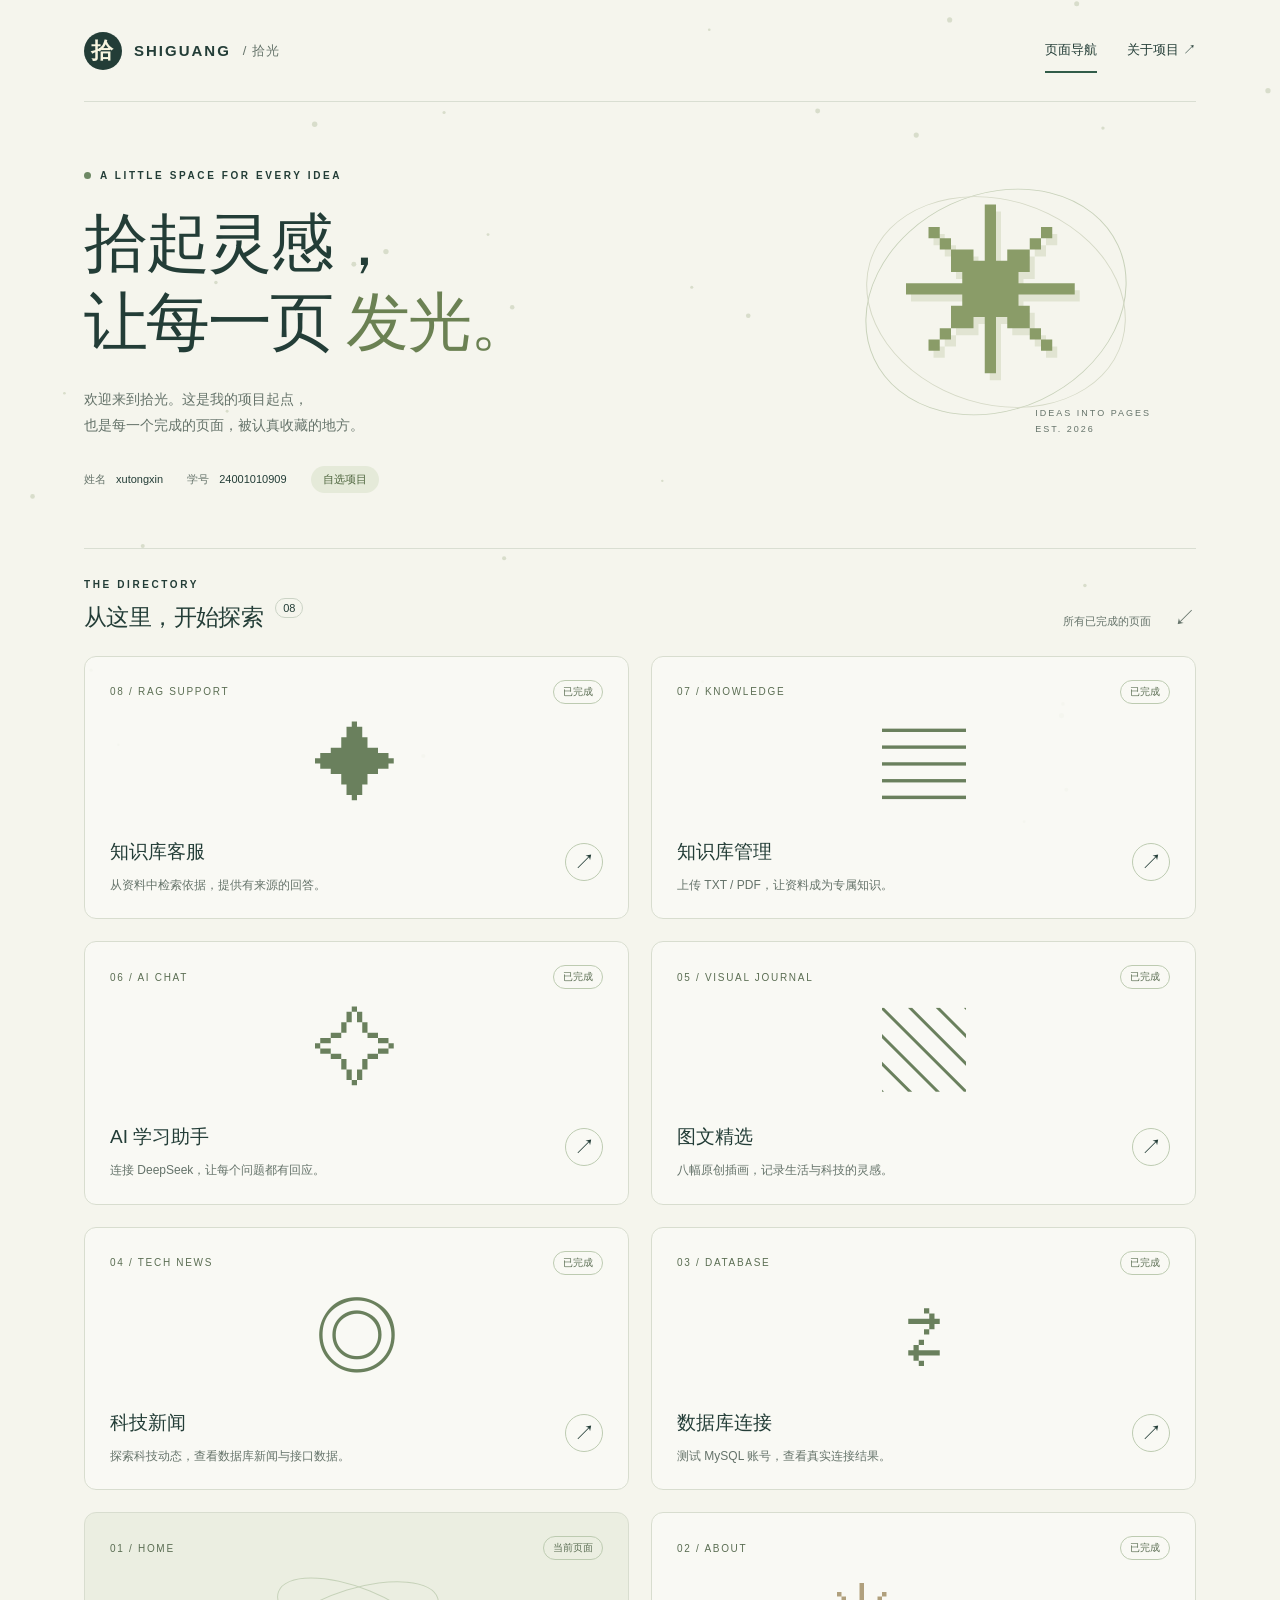
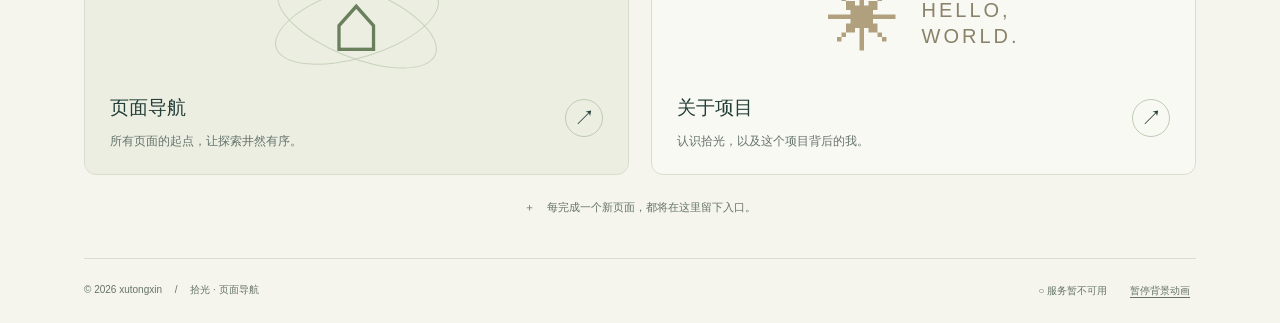
<file: index.html>
<!-- 姓名：xutongxin | 学号：24001010909 | 时间：2026-11-09 | 大模型：GPT-6 -->
<!doctype html>
<html lang="zh-CN">
<head>
  <meta charset="UTF-8">
  <meta name="viewport" content="width=device-width, initial-scale=1">
  <meta name="description" content="xutongxin 的拾光项目，所有已完成页面的导航入口。">
  <title>拾光 · 页面导航</title>
  <link rel="stylesheet" href="css/xtx_style.css">
  <script src="js/xtx_config.js" defer></script><script src="js/xtx_main.js" defer></script>
</head>
<body>
  <canvas id="xtx_canvas" aria-hidden="true"></canvas>
  <a class="xtx_skip" href="#xtx_pages">跳转到页面导航</a>
  <div class="xtx_shell">
    <header class="xtx_header">
      <a class="xtx_brand" href="index.html"><span class="xtx_mark">拾</span> SHIGUANG<span class="xtx_brand_sub">/ 拾光</span></a>
      <nav aria-label="主导航"><a class="xtx_active" href="index.html" aria-current="page">页面导航</a><a href="about.html">关于项目 <span aria-hidden="true">↗</span></a></nav>
    </header>
    <main>
      <section class="xtx_intro">
        <div class="xtx_eyebrow"><span></span> A LITTLE SPACE FOR EVERY IDEA</div>
        <h1>拾起灵感，<br>让每一页<span class="xtx_serif"> 发光。</span></h1>
        <p class="xtx_lead">欢迎来到拾光。这是我的项目起点，<br>也是每一个完成的页面，被认真收藏的地方。</p>
        <div class="xtx_identity"><span>姓名 <strong>xutongxin</strong></span><span>学号 <strong>24001010909</strong></span><span class="xtx_badge">自选项目</span></div>
        <div class="xtx_orbit" aria-hidden="true"><div class="xtx_orbit_ring"></div><span class="xtx_star">✳</span><span class="xtx_orbit_caption">IDEAS INTO PAGES<br>EST. 2026</span></div>
      </section>
      <section class="xtx_pages" id="xtx_pages" aria-labelledby="xtx_pages_title">
        <div class="xtx_section_head"><div><p class="xtx_eyebrow">THE DIRECTORY</p><h2 id="xtx_pages_title">从这里，开始探索<span class="xtx_count">08</span></h2></div><span class="xtx_hint">所有已完成的页面 <span aria-hidden="true">↙</span></span></div>
        <div class="xtx_grid">
<a class="xtx_card" href="support.html"><div class="xtx_card_top"><span>08 / RAG SUPPORT</span><span class="xtx_card_tag">已完成</span></div><div class="xtx_card_art" aria-hidden="true"><span>✦</span></div><div class="xtx_card_bottom"><div><h3>知识库客服</h3><p>从资料中检索依据，提供有来源的回答。</p></div><span class="xtx_arrow" aria-hidden="true">↗</span></div></a>
<a class="xtx_card" href="knowledge.html"><div class="xtx_card_top"><span>07 / KNOWLEDGE</span><span class="xtx_card_tag">已完成</span></div><div class="xtx_card_art" aria-hidden="true"><span>▤</span></div><div class="xtx_card_bottom"><div><h3>知识库管理</h3><p>上传 TXT / PDF，让资料成为专属知识。</p></div><span class="xtx_arrow" aria-hidden="true">↗</span></div></a>
<a class="xtx_card" href="chat.html"><div class="xtx_card_top"><span>06 / AI CHAT</span><span class="xtx_card_tag">已完成</span></div><div class="xtx_card_art" aria-hidden="true"><span>✧</span></div><div class="xtx_card_bottom"><div><h3>AI 学习助手</h3><p>连接 DeepSeek，让每个问题都有回应。</p></div><span class="xtx_arrow" aria-hidden="true">↗</span></div></a>
<a class="xtx_card" href="gallery.html"><div class="xtx_card_top"><span>05 / VISUAL JOURNAL</span><span class="xtx_card_tag">已完成</span></div><div class="xtx_card_art" aria-hidden="true"><span>▧</span></div><div class="xtx_card_bottom"><div><h3>图文精选</h3><p>八幅原创插画，记录生活与科技的灵感。</p></div><span class="xtx_arrow" aria-hidden="true">↗</span></div></a>
<a class="xtx_card" href="news.html"><div class="xtx_card_top"><span>04 / TECH NEWS</span><span class="xtx_card_tag">已完成</span></div><div class="xtx_card_art" aria-hidden="true"><span>◎</span></div><div class="xtx_card_bottom"><div><h3>科技新闻</h3><p>探索科技动态，查看数据库新闻与接口数据。</p></div><span class="xtx_arrow" aria-hidden="true">↗</span></div></a>
<a class="xtx_card" href="database.html"><div class="xtx_card_top"><span>03 / DATABASE</span><span class="xtx_card_tag">已完成</span></div><div class="xtx_card_art" aria-hidden="true"><span>⇄</span></div><div class="xtx_card_bottom"><div><h3>数据库连接</h3><p>测试 MySQL 账号，查看真实连接结果。</p></div><span class="xtx_arrow" aria-hidden="true">↗</span></div></a>
          <a class="xtx_card xtx_card_featured" href="index.html"><div class="xtx_card_top"><span>01 / HOME</span><span class="xtx_card_tag">当前页面</span></div><div class="xtx_card_art" aria-hidden="true"><span>⌂</span><i></i><i></i></div><div class="xtx_card_bottom"><div><h3>页面导航</h3><p>所有页面的起点，让探索井然有序。</p></div><span class="xtx_arrow" aria-hidden="true">↗</span></div></a>
          <a class="xtx_card" href="about.html"><div class="xtx_card_top"><span>02 / ABOUT</span><span class="xtx_card_tag">已完成</span></div><div class="xtx_card_art xtx_art_about" aria-hidden="true"><span>✳</span><b>HELLO,<br>WORLD.</b></div><div class="xtx_card_bottom"><div><h3>关于项目</h3><p>认识拾光，以及这个项目背后的我。</p></div><span class="xtx_arrow" aria-hidden="true">↗</span></div></a>
        </div>
        <p class="xtx_note"><span aria-hidden="true">＋</span> 每完成一个新页面，都将在这里留下入口。</p>
      </section>
    </main>
    <footer class="xtx_footer"><span>© 2026 xutongxin <span class="xtx_footer_slash">/</span> 拾光 · 页面导航</span><div><span id="xtx_status" role="status">正在连接服务…</span><button id="xtx_motion" type="button" aria-pressed="false">暂停背景动画</button></div></footer>
  </div>
</body>
</html>
</file>
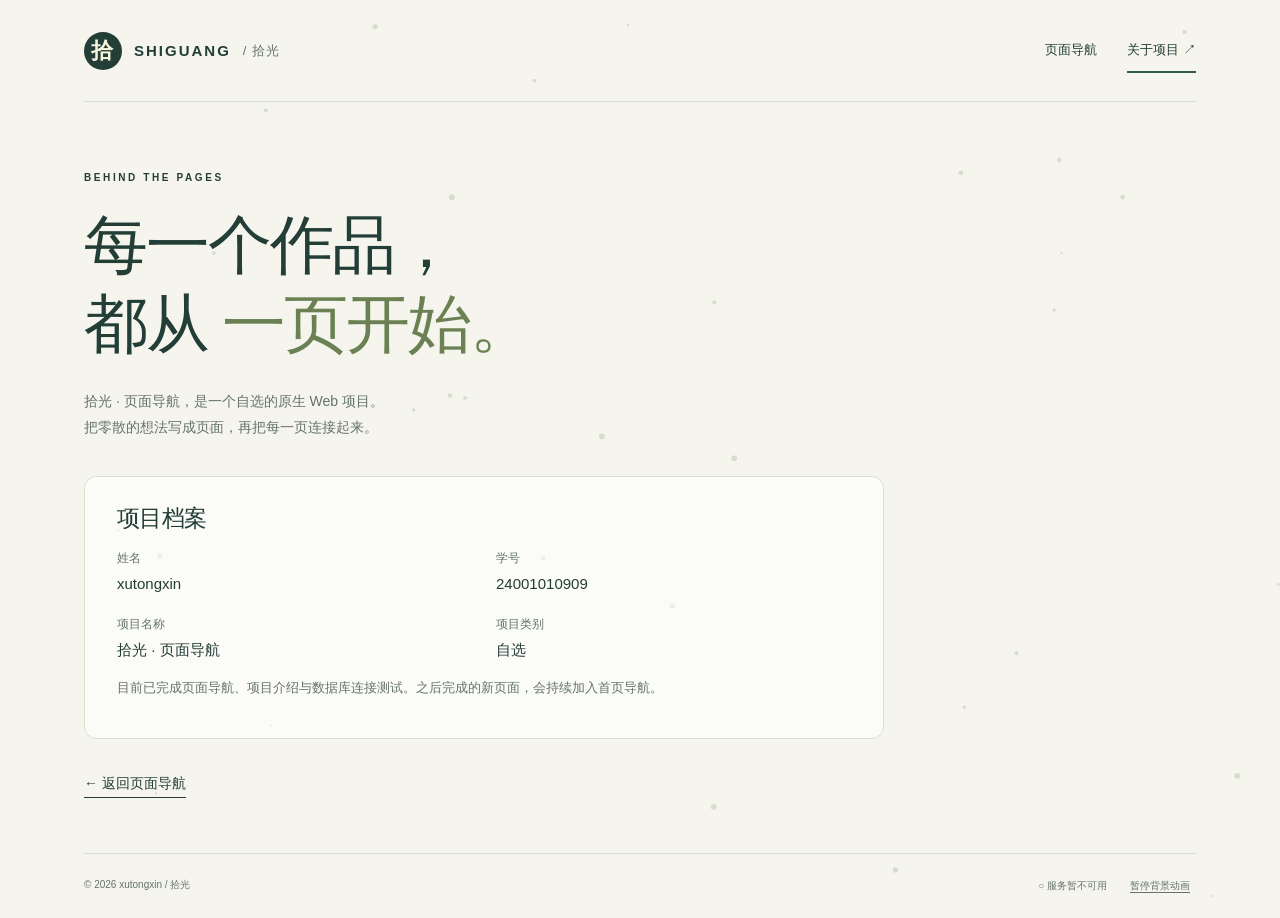
<file: about.html>
<!-- 姓名：xutongxin | 学号：24001010909 | 时间：2026-11-09 | 大模型：GPT-6 -->
<!doctype html>
<html lang="zh-CN">
<head><meta charset="UTF-8"><meta name="viewport" content="width=device-width, initial-scale=1"><title>关于项目 · 拾光</title><link rel="stylesheet" href="css/xtx_style.css"><script src="js/xtx_config.js" defer></script><script src="js/xtx_main.js" defer></script></head>
<body>
  <canvas id="xtx_canvas" aria-hidden="true"></canvas>
  <div class="xtx_shell">
    <header class="xtx_header"><a class="xtx_brand" href="index.html"><span class="xtx_mark">拾</span> SHIGUANG<span class="xtx_brand_sub">/ 拾光</span></a><nav aria-label="主导航"><a href="index.html">页面导航</a><a class="xtx_active" href="about.html" aria-current="page">关于项目 ↗</a></nav></header>
    <main class="xtx_about">
      <p class="xtx_eyebrow">BEHIND THE PAGES</p><h1>每一个作品，<br>都从<span class="xtx_serif"> 一页开始。</span></h1>
      <p class="xtx_lead">拾光 · 页面导航，是一个自选的原生 Web 项目。<br>把零散的想法写成页面，再把每一页连接起来。</p>
      <section class="xtx_about_panel" aria-labelledby="xtx_about_title"><h2 id="xtx_about_title">项目档案</h2><dl><div><dt>姓名</dt><dd>xutongxin</dd></div><div><dt>学号</dt><dd>24001010909</dd></div><div><dt>项目名称</dt><dd>拾光 · 页面导航</dd></div><div><dt>项目类别</dt><dd>自选</dd></div></dl><p>目前已完成页面导航、项目介绍与数据库连接测试。之后完成的新页面，会持续加入首页导航。</p></section>
      <a class="xtx_back" href="index.html">← 返回页面导航</a>
    </main>
    <footer class="xtx_footer"><span>© 2026 xutongxin / 拾光</span><div><span id="xtx_status" role="status">正在连接服务…</span><button id="xtx_motion" type="button" aria-pressed="false">暂停背景动画</button></div></footer>
  </div>
</body>
</html>
</file>
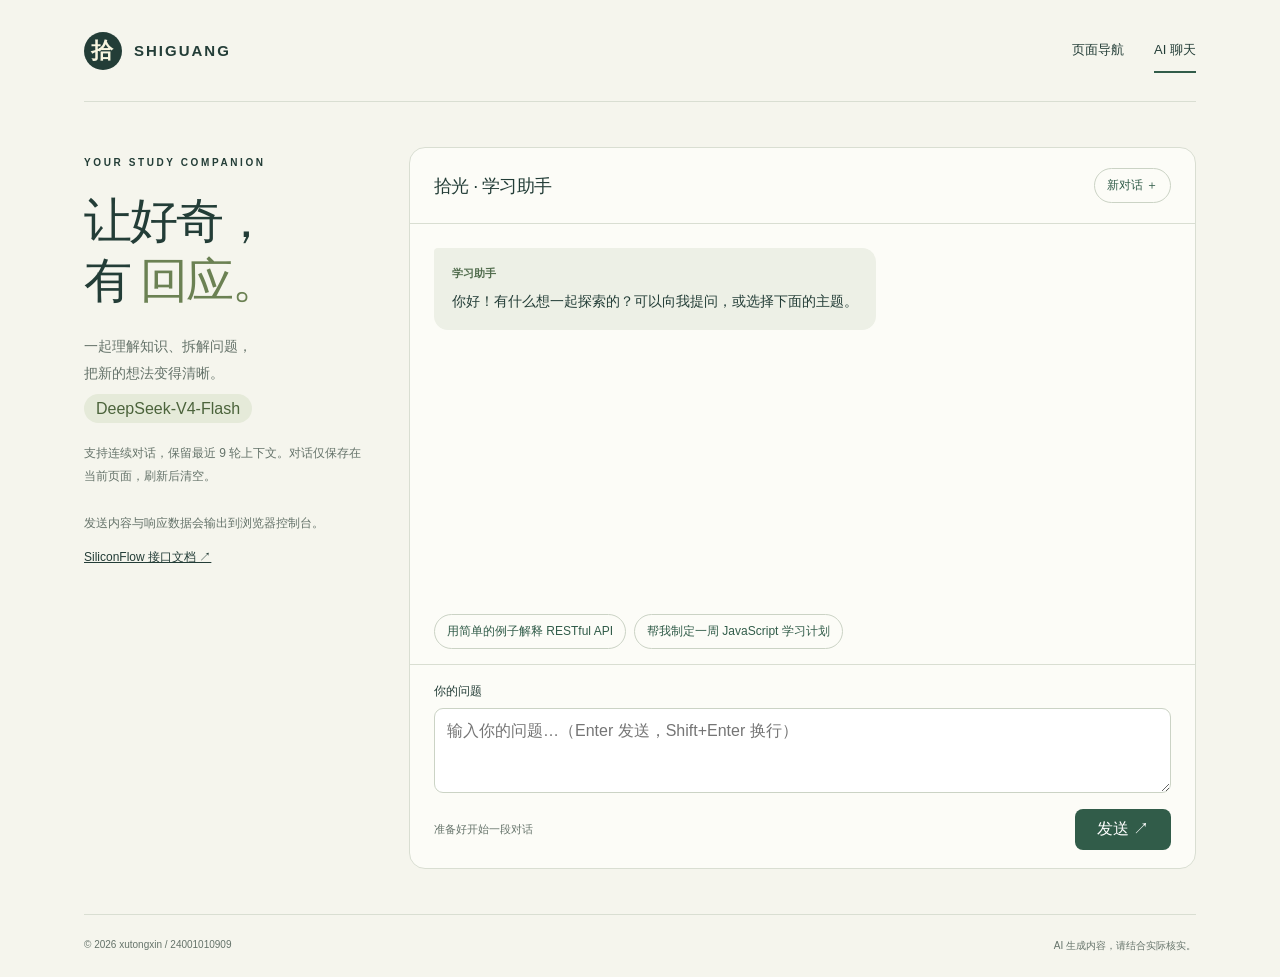
<file: chat.html>
<!-- 姓名：xutongxin | 学号：24001010909 | 时间：2026-11-12 | 大模型：gpt-6.1-sol -->
<!doctype html>
<html lang="zh-CN">
<head><meta charset="UTF-8"><meta name="viewport" content="width=device-width, initial-scale=1"><title>AI 学习助手 · 拾光</title><link rel="stylesheet" href="css/xtx_style.css"><link rel="stylesheet" href="css/xtx_chat.css"><script src="js/xtx_config.js" defer></script><script src="js/xtx_chat.js" defer></script></head>
<body><div class="xtx_shell">
<header class="xtx_header"><a class="xtx_brand" href="index.html"><span class="xtx_mark">拾</span> SHIGUANG</a><nav aria-label="主导航"><a href="index.html">页面导航</a><a class="xtx_active" href="chat.html" aria-current="page">AI 聊天</a></nav></header>
<main class="xtx_chat_main"><aside class="xtx_chat_intro"><p class="xtx_eyebrow">YOUR STUDY COMPANION</p><h1>让好奇，<br>有<span class="xtx_serif"> 回应。</span></h1><p class="xtx_lead">一起理解知识、拆解问题，<br>把新的想法变得清晰。</p><span class="xtx_badge">DeepSeek-V4-Flash</span><p class="xtx_chat_hint">支持连续对话，保留最近 9 轮上下文。对话仅保存在当前页面，刷新后清空。</p><p class="xtx_chat_hint">发送内容与响应数据会输出到浏览器控制台。</p><a href="https://docs.siliconflow.cn/docs/api/chat-completions-post" target="_blank" rel="noopener">SiliconFlow 接口文档 ↗</a></aside>
<section class="xtx_chat_panel" aria-labelledby="xtx_chat_title"><div class="xtx_chat_top"><h2 id="xtx_chat_title">拾光 · 学习助手</h2><button id="xtx_clear" type="button">新对话 ＋</button></div><div id="xtx_conversation" class="xtx_conversation" role="log" aria-live="polite" aria-label="聊天记录"><article class="xtx_message"><strong>学习助手</strong><p>你好！有什么想一起探索的？可以向我提问，或选择下面的主题。</p></article></div><div class="xtx_suggestions"><button type="button">用简单的例子解释 RESTful API</button><button type="button">帮我制定一周 JavaScript 学习计划</button></div><form id="xtx_chat_form"><label for="xtx_prompt">你的问题</label><textarea id="xtx_prompt" maxlength="4000" rows="3" placeholder="输入你的问题…（Enter 发送，Shift+Enter 换行）" required></textarea><div class="xtx_chat_actions"><span id="xtx_chat_status" role="status">准备好开始一段对话</span><button id="xtx_send" type="submit">发送 ↗</button></div></form></section></main>
<footer class="xtx_footer"><span>© 2026 xutongxin / 24001010909</span><span>AI 生成内容，请结合实际核实。</span></footer></div></body></html>
</file>
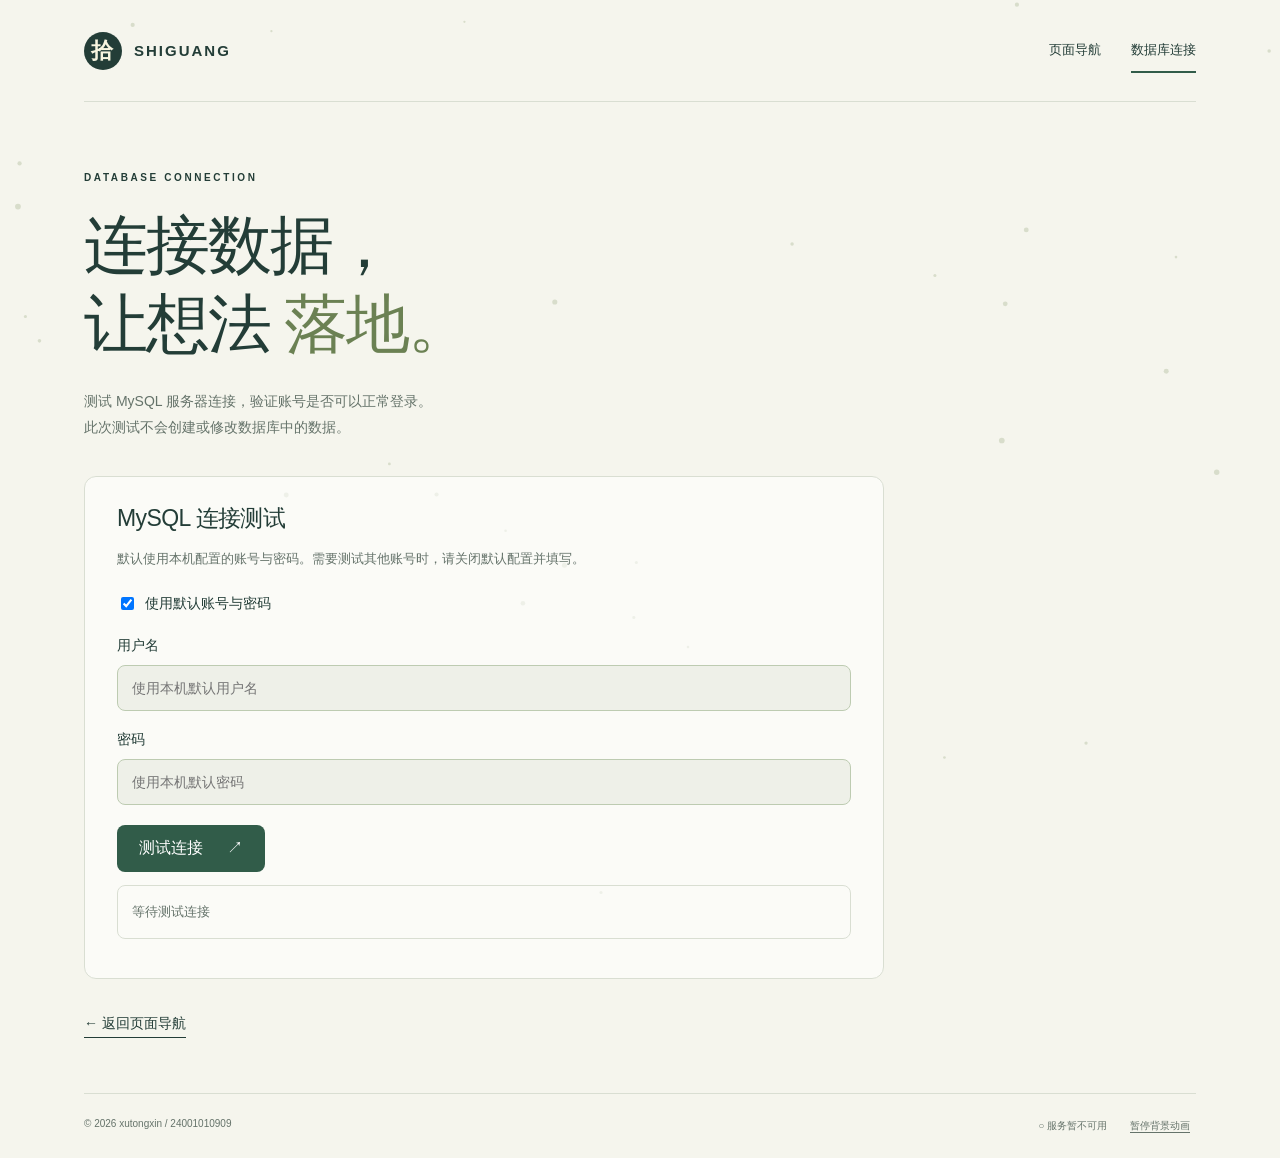
<file: database.html>
<!-- 姓名：xutongxin | 学号：24001010909 | 时间：2026-11-09 | 大模型：GPT-6 -->
<!doctype html>
<html lang="zh-CN">
<head><meta charset="UTF-8"><meta name="viewport" content="width=device-width, initial-scale=1"><title>数据库连接 · 拾光</title><link rel="stylesheet" href="css/xtx_style.css"><link rel="stylesheet" href="css/xtx_database.css"><script src="js/xtx_config.js" defer></script><script src="js/xtx_main.js" defer></script><script src="js/xtx_database.js" defer></script></head>
<body>
<canvas id="xtx_canvas" aria-hidden="true"></canvas>
<div class="xtx_shell">
  <header class="xtx_header"><a class="xtx_brand" href="index.html"><span class="xtx_mark">拾</span> SHIGUANG</a><nav aria-label="主导航"><a href="index.html">页面导航</a><a class="xtx_active" href="database.html" aria-current="page">数据库连接</a></nav></header>
  <main class="xtx_about">
    <p class="xtx_eyebrow">DATABASE CONNECTION</p><h1>连接数据，<br>让想法<span class="xtx_serif"> 落地。</span></h1>
    <p class="xtx_lead">测试 MySQL 服务器连接，验证账号是否可以正常登录。<br>此次测试不会创建或修改数据库中的数据。</p>
    <form id="xtx_database_form" class="xtx_about_panel">
      <h2>MySQL 连接测试</h2>
      <p>默认使用本机配置的账号与密码。需要测试其他账号时，请关闭默认配置并填写。</p>
      <label class="xtx_default"><input id="xtx_use_default" type="checkbox" checked> 使用默认账号与密码</label>
      <label class="xtx_field" for="xtx_user">用户名<input id="xtx_user" name="xtx_user" autocomplete="username" maxlength="128" placeholder="使用本机默认用户名" disabled></label>
      <label class="xtx_field" for="xtx_password">密码<input id="xtx_password" name="xtx_password" type="password" autocomplete="current-password" maxlength="1024" placeholder="使用本机默认密码" disabled></label>
      <button class="xtx_submit" id="xtx_connect" type="submit">测试连接 <span aria-hidden="true">↗</span></button>
      <p id="xtx_result" class="xtx_result" role="status" aria-live="polite">等待测试连接</p>
    </form>
    <a class="xtx_back" href="index.html">← 返回页面导航</a>
  </main>
  <footer class="xtx_footer"><span>© 2026 xutongxin / 24001010909</span><div><span id="xtx_status" role="status">正在连接服务…</span><button id="xtx_motion" type="button" aria-pressed="false">暂停背景动画</button></div></footer>
</div>
</body></html>
</file>
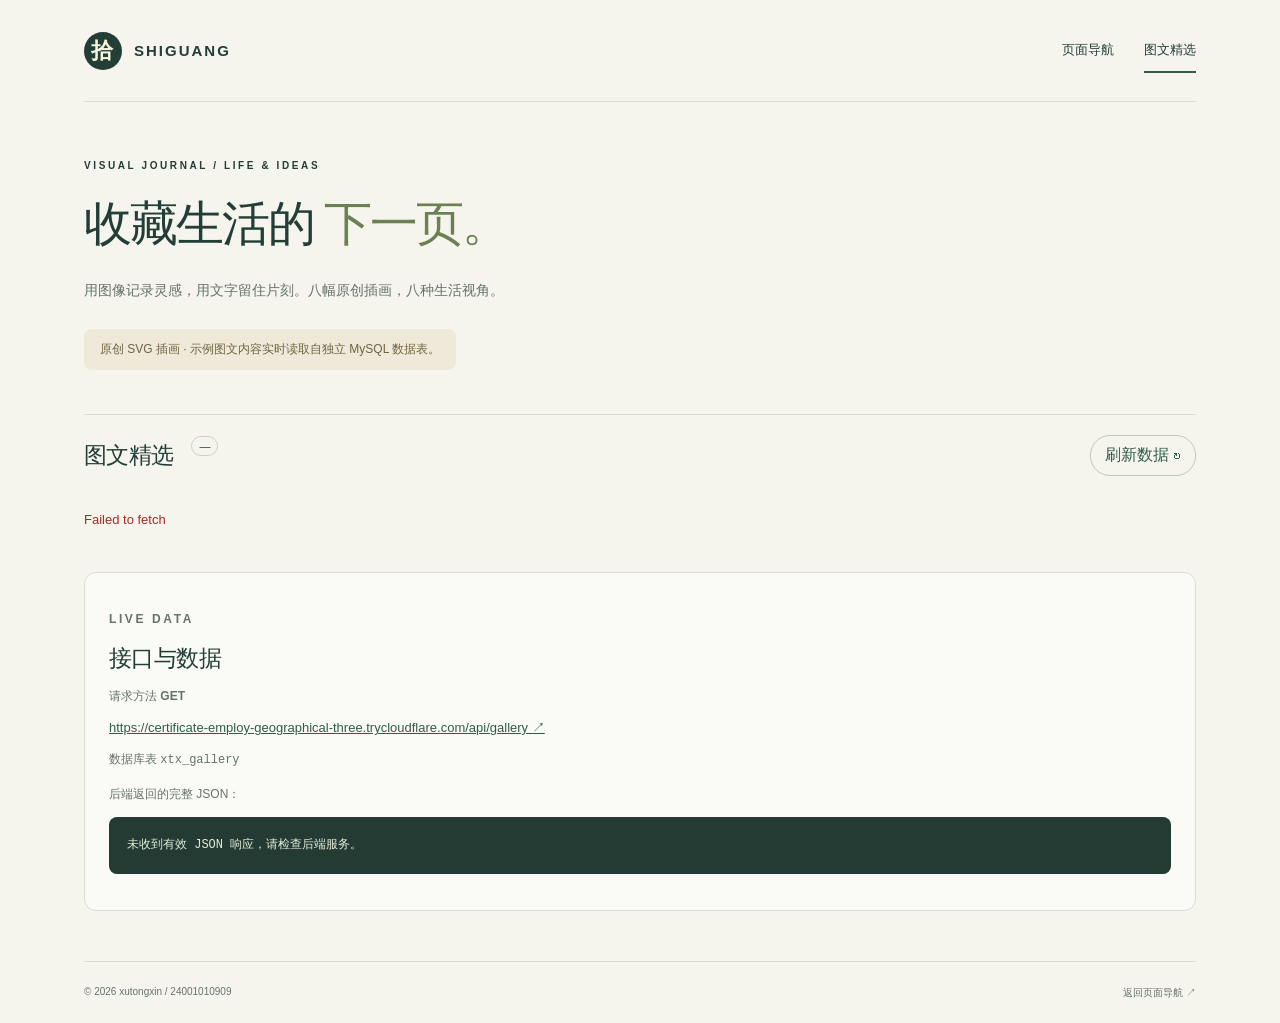
<file: gallery.html>
<!-- 姓名：xutongxin | 学号：24001010909 | 时间：2026-11-09 | 大模型：GPT-6 -->
<!doctype html>
<html lang="zh-CN">
<head><meta charset="UTF-8"><meta name="viewport" content="width=device-width, initial-scale=1"><title>图文精选 · 拾光</title><link rel="stylesheet" href="css/xtx_style.css"><link rel="stylesheet" href="css/xtx_news.css"><script src="js/xtx_config.js" defer></script><script src="js/xtx_gallery.js" defer></script><link rel="stylesheet" href="css/xtx_gallery.css"></head>
<body><div class="xtx_shell">
<header class="xtx_header"><a class="xtx_brand" href="index.html"><span class="xtx_mark">拾</span> SHIGUANG</a><nav aria-label="主导航"><a href="index.html">页面导航</a><a class="xtx_active" href="gallery.html" aria-current="page">图文精选</a></nav></header>
<main>
<section class="xtx_news_intro"><p class="xtx_eyebrow">VISUAL JOURNAL / LIFE & IDEAS</p><h1>收藏生活的<span class="xtx_serif"> 下一页。</span></h1><p class="xtx_lead">用图像记录灵感，用文字留住片刻。八幅原创插画，八种生活视角。</p><p class="xtx_news_notice">原创 SVG 插画 · 示例图文内容实时读取自独立 MySQL 数据表。</p></section>
<div class="xtx_news_layout">
<section aria-labelledby="xtx_list_title"><div class="xtx_section_head"><h2 id="xtx_list_title">图文精选 <span id="xtx_total" class="xtx_count">—</span></h2><button id="xtx_refresh" class="xtx_refresh" type="button">刷新数据 ↻</button></div><p id="xtx_news_status" role="status" aria-live="polite">正在读取图文…</p><div id="xtx_news_list" class="xtx_news_list"></div></section>
<aside class="xtx_api_panel" aria-labelledby="xtx_api_title"><p class="xtx_eyebrow">LIVE DATA</p><h2 id="xtx_api_title">接口与数据</h2><p>请求方法 <strong>GET</strong></p><a id="xtx_api_link" href="/api/gallery" target="_blank" rel="noopener">/api/gallery ↗</a><p>数据库表 <code>xtx_gallery</code></p><p>后端返回的完整 JSON：</p><pre id="xtx_json" tabindex="0">正在请求…</pre></aside>
</div></main><footer class="xtx_footer"><span>© 2026 xutongxin / 24001010909</span><a href="index.html">返回页面导航 ↗</a></footer>
</div></body></html>
</file>
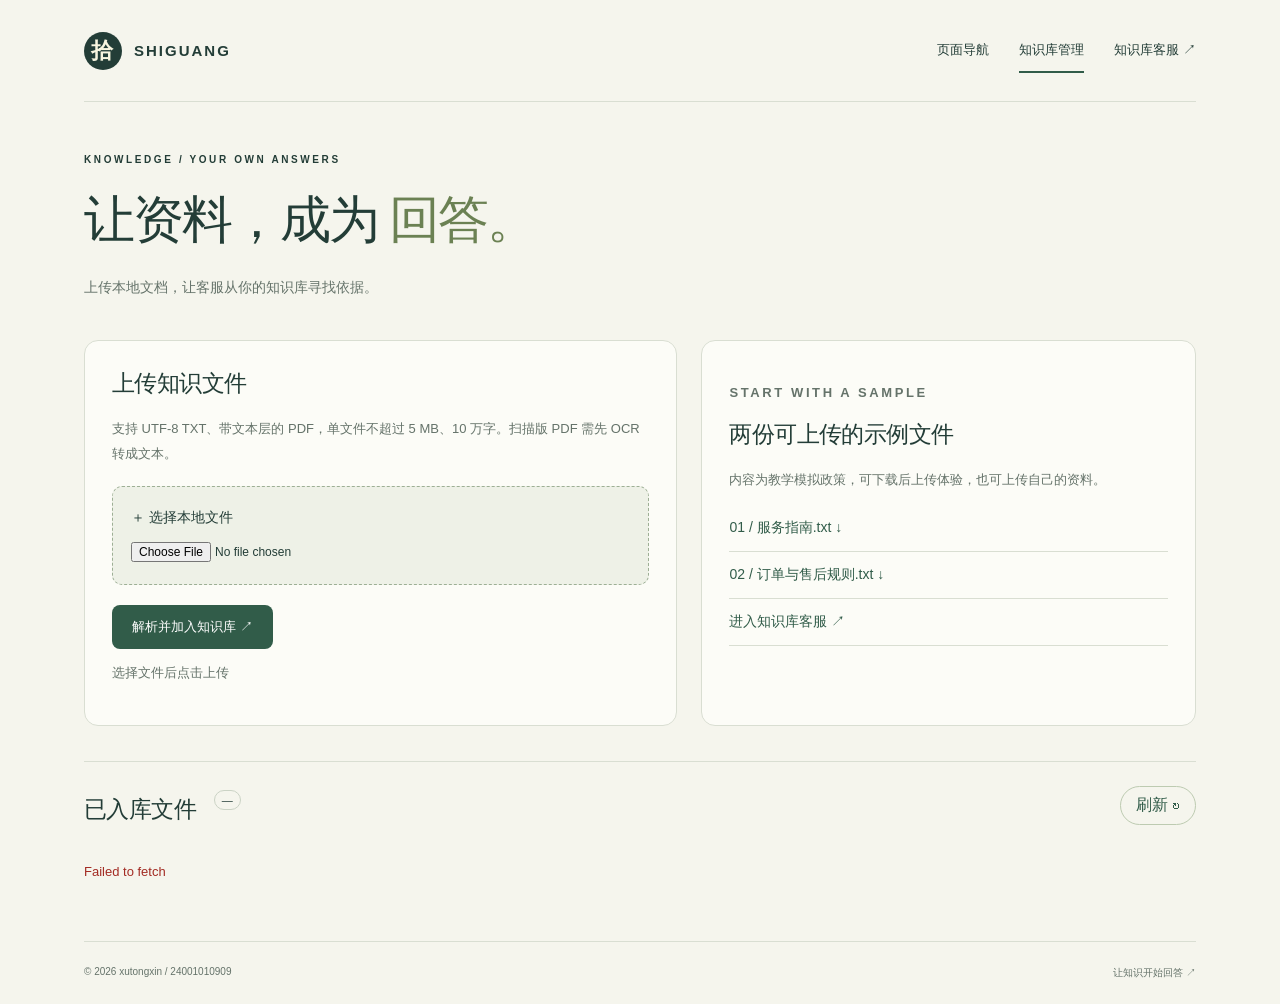
<file: knowledge.html>
<!-- 姓名：xutongxin | 学号：24001010909 | 时间：2026-11-12 | 大模型：gpt-6.1-sol -->
<!doctype html><html lang="zh-CN"><head><meta charset="UTF-8"><meta name="viewport" content="width=device-width, initial-scale=1"><title>知识库管理 · 拾光</title><link rel="stylesheet" href="css/xtx_style.css"><link rel="stylesheet" href="css/xtx_knowledge.css"><script src="js/xtx_config.js" defer></script><script src="js/xtx_knowledge.js" defer></script></head>
<body><div class="xtx_shell"><header class="xtx_header"><a class="xtx_brand" href="index.html"><span class="xtx_mark">拾</span> SHIGUANG</a><nav aria-label="主导航"><a href="index.html">页面导航</a><a class="xtx_active" href="knowledge.html">知识库管理</a><a href="support.html">知识库客服 ↗</a></nav></header>
<main><section class="xtx_kb_intro"><p class="xtx_eyebrow">KNOWLEDGE / YOUR OWN ANSWERS</p><h1>让资料，成为<span class="xtx_serif"> 回答。</span></h1><p class="xtx_lead">上传本地文档，让客服从你的知识库寻找依据。</p></section>
<div class="xtx_kb_layout"><section class="xtx_kb_panel"><h2>上传知识文件</h2><p>支持 UTF-8 TXT、带文本层的 PDF，单文件不超过 5 MB、10 万字。扫描版 PDF 需先 OCR 转成文本。</p><form id="xtx_upload_form"><label class="xtx_file_label" for="xtx_file">＋ 选择本地文件<input id="xtx_file" name="xtx_file" type="file" accept=".txt,.pdf" required></label><button class="xtx_kb_button" id="xtx_upload" type="submit">解析并加入知识库 ↗</button></form><p id="xtx_upload_status" role="status" aria-live="polite">选择文件后点击上传</p></section>
<aside class="xtx_kb_panel"><p class="xtx_eyebrow">START WITH A SAMPLE</p><h2>两份可上传的示例文件</h2><p>内容为教学模拟政策，可下载后上传体验，也可上传自己的资料。</p><a class="xtx_sample" href="files/xtx_service_guide.txt" download>01 / 服务指南.txt ↓</a><a class="xtx_sample" href="files/xtx_order_policy.txt" download>02 / 订单与售后规则.txt ↓</a><a class="xtx_sample" href="support.html">进入知识库客服 ↗</a></aside></div>
<section class="xtx_kb_collection"><div class="xtx_section_head"><h2>已入库文件 <span id="xtx_file_count" class="xtx_count">—</span></h2><button id="xtx_refresh_files" class="xtx_refresh_files" type="button">刷新 ↻</button></div><p id="xtx_files_status" role="status">正在读取…</p><div id="xtx_files" class="xtx_files"></div></section></main><footer class="xtx_footer"><span>© 2026 xutongxin / 24001010909</span><a href="support.html">让知识开始回答 ↗</a></footer></div></body></html>
</file>
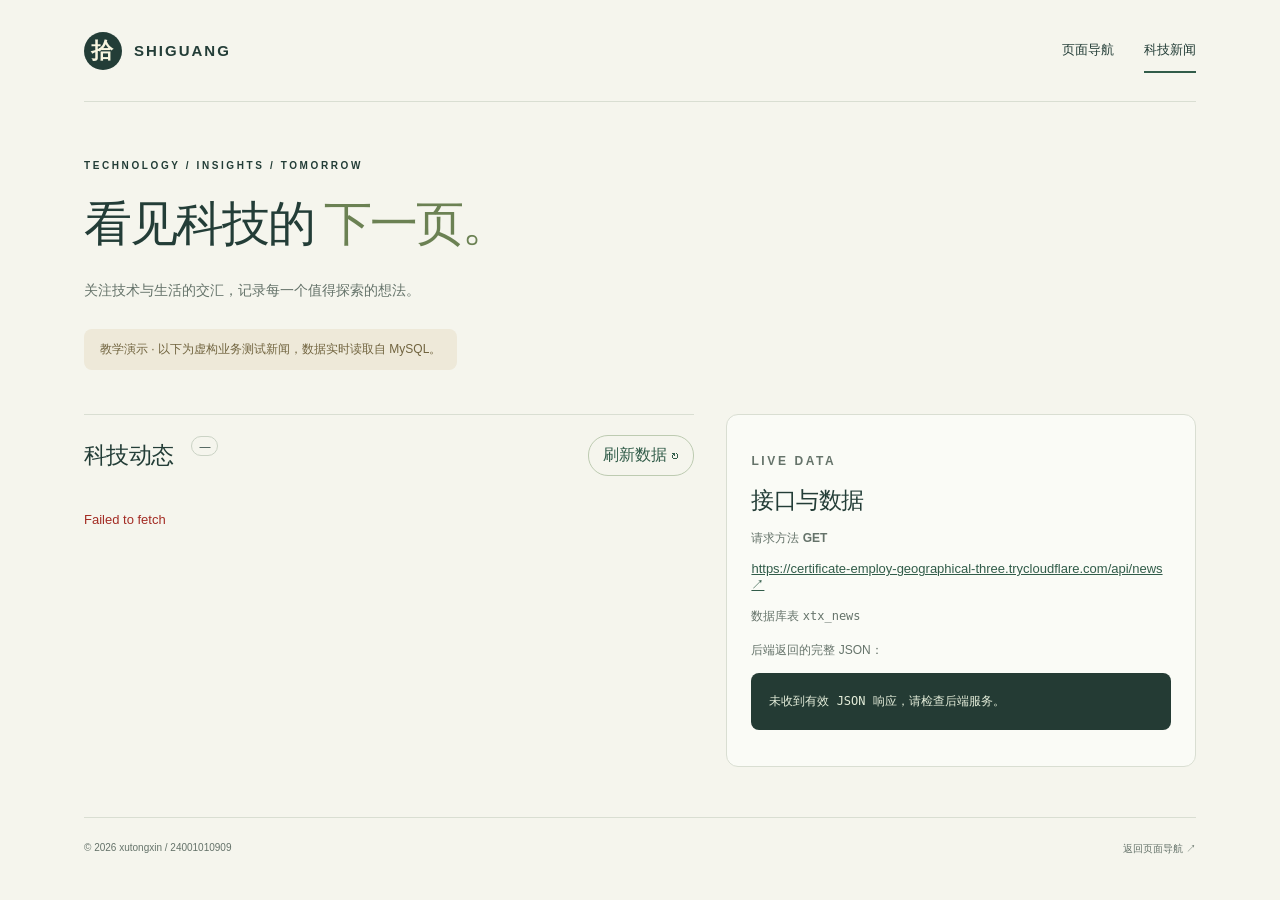
<file: news.html>
<!-- 姓名：xutongxin | 学号：24001010909 | 时间：2026-11-09 | 大模型：GPT-6 -->
<!doctype html>
<html lang="zh-CN">
<head><meta charset="UTF-8"><meta name="viewport" content="width=device-width, initial-scale=1"><title>科技新闻 · 拾光</title><link rel="stylesheet" href="css/xtx_style.css"><link rel="stylesheet" href="css/xtx_news.css"><script src="js/xtx_config.js" defer></script><script src="js/xtx_news.js" defer></script></head>
<body><div class="xtx_shell">
<header class="xtx_header"><a class="xtx_brand" href="index.html"><span class="xtx_mark">拾</span> SHIGUANG</a><nav aria-label="主导航"><a href="index.html">页面导航</a><a class="xtx_active" href="news.html" aria-current="page">科技新闻</a></nav></header>
<main>
<section class="xtx_news_intro"><p class="xtx_eyebrow">TECHNOLOGY / INSIGHTS / TOMORROW</p><h1>看见科技的<span class="xtx_serif"> 下一页。</span></h1><p class="xtx_lead">关注技术与生活的交汇，记录每一个值得探索的想法。</p><p class="xtx_news_notice">教学演示 · 以下为虚构业务测试新闻，数据实时读取自 MySQL。</p></section>
<div class="xtx_news_layout">
<section aria-labelledby="xtx_list_title"><div class="xtx_section_head"><h2 id="xtx_list_title">科技动态 <span id="xtx_total" class="xtx_count">—</span></h2><button id="xtx_refresh" class="xtx_refresh" type="button">刷新数据 ↻</button></div><p id="xtx_news_status" role="status" aria-live="polite">正在读取新闻…</p><div id="xtx_news_list" class="xtx_news_list"></div></section>
<aside class="xtx_api_panel" aria-labelledby="xtx_api_title"><p class="xtx_eyebrow">LIVE DATA</p><h2 id="xtx_api_title">接口与数据</h2><p>请求方法 <strong>GET</strong></p><a id="xtx_api_link" href="/api/news" target="_blank" rel="noopener">/api/news ↗</a><p>数据库表 <code>xtx_news</code></p><p>后端返回的完整 JSON：</p><pre id="xtx_json" tabindex="0">正在请求…</pre></aside>
</div></main><footer class="xtx_footer"><span>© 2026 xutongxin / 24001010909</span><a href="index.html">返回页面导航 ↗</a></footer>
</div></body></html>
</file>
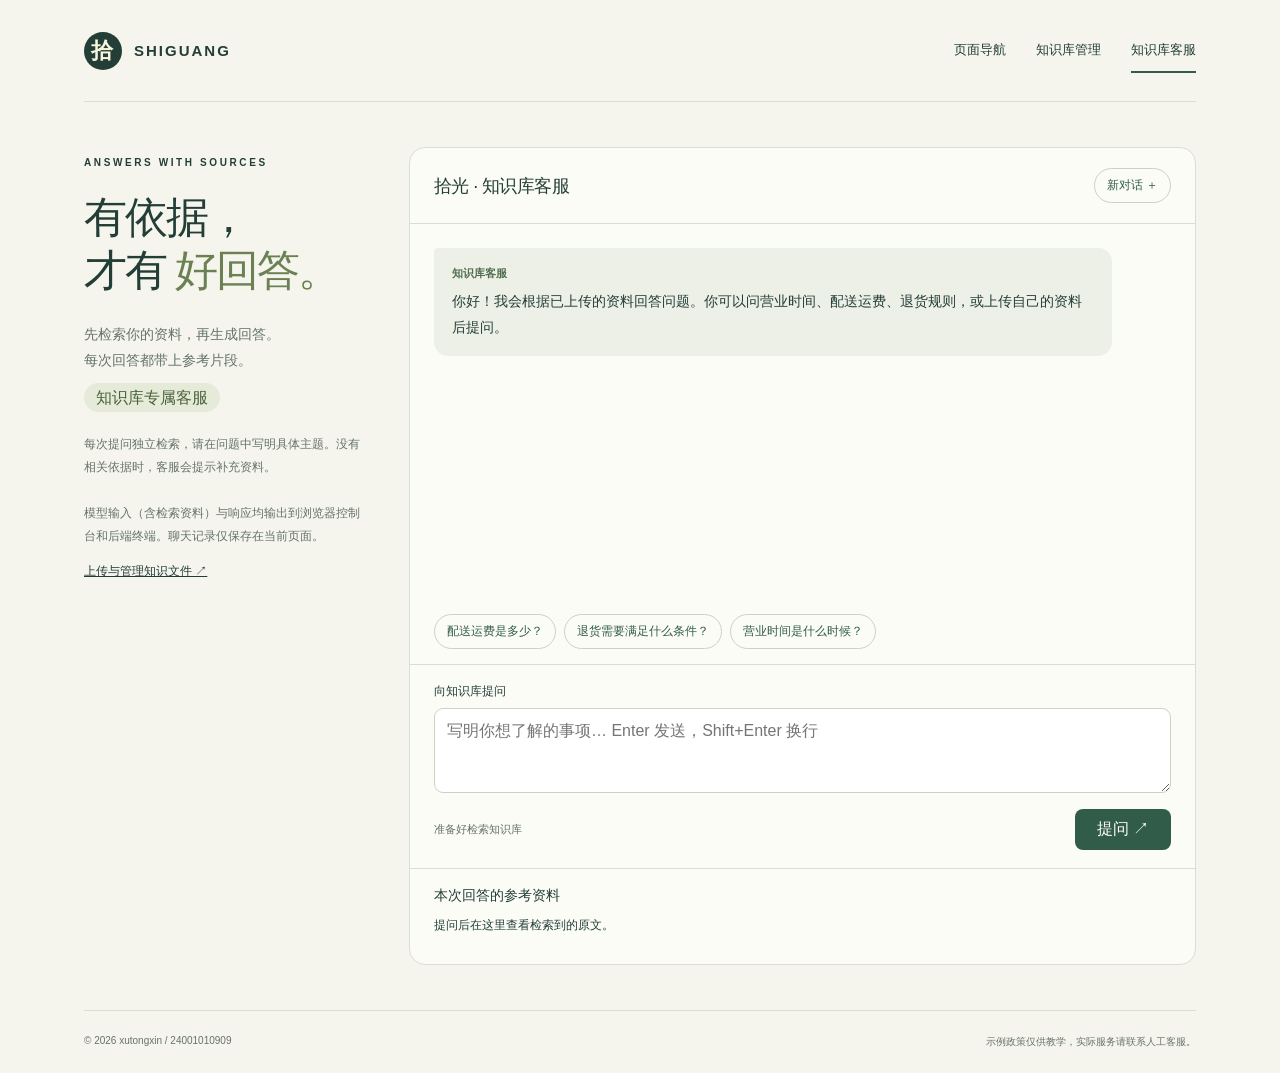
<file: support.html>
<!-- 姓名：xutongxin | 学号：24001010909 | 时间：2026-11-12 | 大模型：gpt-6.1-sol -->
<!doctype html><html lang="zh-CN"><head><meta charset="UTF-8"><meta name="viewport" content="width=device-width, initial-scale=1"><title>知识库客服 · 拾光</title><link rel="stylesheet" href="css/xtx_style.css"><link rel="stylesheet" href="css/xtx_chat.css"><link rel="stylesheet" href="css/xtx_knowledge.css"><script src="js/xtx_config.js" defer></script><script src="js/xtx_support.js" defer></script></head>
<body><div class="xtx_shell"><header class="xtx_header"><a class="xtx_brand" href="index.html"><span class="xtx_mark">拾</span> SHIGUANG</a><nav aria-label="主导航"><a href="index.html">页面导航</a><a href="knowledge.html">知识库管理</a><a class="xtx_active" href="support.html">知识库客服</a></nav></header>
<main class="xtx_chat_main"><aside class="xtx_chat_intro"><p class="xtx_eyebrow">ANSWERS WITH SOURCES</p><h1>有依据，<br>才有<span class="xtx_serif"> 好回答。</span></h1><p class="xtx_lead">先检索你的资料，再生成回答。<br>每次回答都带上参考片段。</p><span class="xtx_badge">知识库专属客服</span><p class="xtx_chat_hint">每次提问独立检索，请在问题中写明具体主题。没有相关依据时，客服会提示补充资料。</p><p class="xtx_chat_hint">模型输入（含检索资料）与响应均输出到浏览器控制台和后端终端。聊天记录仅保存在当前页面。</p><a href="knowledge.html">上传与管理知识文件 ↗</a></aside>
<section class="xtx_chat_panel" aria-labelledby="xtx_chat_title"><div class="xtx_chat_top"><h2 id="xtx_chat_title">拾光 · 知识库客服</h2><button id="xtx_clear" type="button">新对话 ＋</button></div><div id="xtx_conversation" class="xtx_conversation" role="log" aria-label="客服对话" aria-live="polite"><article class="xtx_message"><strong>知识库客服</strong><p>你好！我会根据已上传的资料回答问题。你可以问营业时间、配送运费、退货规则，或上传自己的资料后提问。</p></article></div><div class="xtx_suggestions"><button type="button">配送运费是多少？</button><button type="button">退货需要满足什么条件？</button><button type="button">营业时间是什么时候？</button></div><form id="xtx_chat_form"><label for="xtx_prompt">向知识库提问</label><textarea id="xtx_prompt" rows="3" maxlength="2000" minlength="2" required placeholder="写明你想了解的事项… Enter 发送，Shift+Enter 换行"></textarea><div class="xtx_chat_actions"><span id="xtx_chat_status" role="status">准备好检索知识库</span><button id="xtx_send" type="submit">提问 ↗</button></div></form><section class="xtx_sources" aria-labelledby="xtx_sources_title"><h3 id="xtx_sources_title">本次回答的参考资料</h3><div id="xtx_sources"><p>提问后在这里查看检索到的原文。</p></div></section></section></main><footer class="xtx_footer"><span>© 2026 xutongxin / 24001010909</span><span>示例政策仅供教学，实际服务请联系人工客服。</span></footer></div></body></html>
</file>
<file: css/xtx_style.css>
/* 姓名：xutongxin | 学号：24001010909 | 时间：2026-11-09 | 大模型：GPT-6 */
:root{color-scheme:light;--xtx_ink:#233d37;--xtx_muted:#65736a;--xtx_paper:#f5f5ed;--xtx_line:#d9ded2;--xtx_green:#315c49}
*{box-sizing:border-box}html{scroll-behavior:smooth}body{margin:0;color:var(--xtx_ink);background:var(--xtx_paper);font-family:"Segoe UI","Microsoft YaHei",sans-serif}a{color:inherit;text-decoration:none}button{font:inherit}a:focus-visible,button:focus-visible{outline:3px solid #9b630f;outline-offset:5px}#xtx_canvas{position:fixed;inset:0;width:100%;height:100%;z-index:-1;pointer-events:none}.xtx_shell{max-width:1200px;padding:0 44px;margin:auto}.xtx_header{height:102px;display:flex;align-items:center;justify-content:space-between;border-bottom:1px solid var(--xtx_line)}.xtx_brand{display:flex;align-items:center;gap:12px;font-weight:700;letter-spacing:2px;font-size:15px}.xtx_mark{display:grid;place-items:center;width:38px;height:38px;border-radius:50%;background:var(--xtx_ink);color:#f8f5df;font-family:serif;font-size:22px}.xtx_brand_sub{font-size:13px;font-weight:400;letter-spacing:1px;color:var(--xtx_muted)}nav{display:flex;gap:30px;font-size:13px}nav a{padding:12px 0}nav .xtx_active{border-bottom:2px solid var(--xtx_green)}.xtx_intro{padding:68px 0 55px;position:relative}.xtx_eyebrow{font-size:10px;letter-spacing:2.6px;font-weight:600;display:flex;align-items:center;gap:9px}.xtx_eyebrow>span{height:7px;width:7px;background:#6d8864;border-radius:50%}h1{font-size:clamp(40px,5vw,66px);line-height:1.24;letter-spacing:-2px;font-weight:500;margin:23px 0}.xtx_serif{font-family:Georgia,"STKaiti","KaiTi",serif;color:#6b8153}.xtx_lead{font-size:14px;line-height:1.9;color:var(--xtx_muted)}.xtx_identity{display:flex;align-items:center;gap:24px;margin-top:27px;font-size:11px;color:var(--xtx_muted)}.xtx_identity strong{font-weight:500;margin-left:7px;color:var(--xtx_ink)}.xtx_badge{background:#e5ead9;padding:6px 12px;border-radius:20px;color:#4b633b}.xtx_orbit{position:absolute;width:270px;height:270px;right:65px;top:65px;display:grid;place-items:center}.xtx_orbit_ring{position:absolute;inset:0;border:1px solid #c7d1b9;border-radius:50%;transform:rotate(-25deg) scaleY(.8)}.xtx_orbit_ring:after{content:"";position:absolute;inset:24px -20px;border:1px solid #d5d9c6;border-radius:50%;transform:rotate(65deg)}.xtx_star{font-size:180px;font-family:Georgia,serif;line-height:1;color:#8a9c68;text-shadow:5px 7px 0 #e1e4d2}.xtx_orbit_caption{position:absolute;bottom:0;right:-20px;line-height:1.7;font-size:9px;letter-spacing:2px;color:var(--xtx_muted)}.xtx_section_head{display:flex;justify-content:space-between;align-items:end;padding:20px 0 23px;border-top:1px solid var(--xtx_line)}h2{font-size:23px;font-weight:500;margin:12px 0 0;letter-spacing:-.6px}.xtx_count{font-size:11px;vertical-align:top;margin-left:12px;border:1px solid #cbd3c5;border-radius:20px;padding:3px 7px;letter-spacing:0}.xtx_hint{font-size:11px;color:var(--xtx_muted)}.xtx_hint span{margin-left:20px;font-size:22px}.xtx_grid{display:grid;grid-template-columns:1fr 1fr;gap:22px}.xtx_card{border:1px solid #d8ddcf;background:#fafaf5de;border-radius:12px;padding:23px 25px;transition:transform .2s,box-shadow .2s}.xtx_card:hover{transform:translateY(-4px);box-shadow:0 12px 25px #233d3710}.xtx_card_featured{background:#e9eddfdc}.xtx_card_top{display:flex;justify-content:space-between;align-items:center;font-size:10px;letter-spacing:1.7px;color:#5b6e53}.xtx_card_tag{font-size:10px;letter-spacing:0;border:1px solid #bdcbb1;border-radius:20px;padding:4px 9px}.xtx_card_art{height:125px;display:flex;align-items:center;justify-content:center;position:relative;overflow:hidden}.xtx_card_art>span{font-size:84px;font-family:Georgia,serif;font-weight:400;color:#6a805d;z-index:1}.xtx_card_art i{position:absolute;border:1px solid #c6d2b9;border-radius:50%;width:170px;height:70px;transform:rotate(-17deg)}.xtx_card_art i:last-child{transform:rotate(22deg)}.xtx_art_about{gap:22px}.xtx_art_about>span{font-size:72px;color:#b0a07d}.xtx_art_about b{font-size:20px;letter-spacing:3px;font-weight:500;line-height:1.3;color:#8b826a}.xtx_card_bottom{display:flex;align-items:center;justify-content:space-between}.xtx_card h3{font-size:19px;font-weight:500;margin:10px 0}.xtx_card p{font-size:12px;color:var(--xtx_muted);margin:0;line-height:1.7}.xtx_arrow{width:38px;height:38px;border:1px solid #bdcbb1;border-radius:50%;display:grid;place-items:center;font-size:21px;flex-shrink:0;margin-left:10px}.xtx_note{font-size:11px;color:var(--xtx_muted);text-align:center;margin:25px 0 43px}.xtx_note span{margin-right:8px}.xtx_footer{border-top:1px solid var(--xtx_line);padding:24px 0;display:flex;justify-content:space-between;gap:15px;font-size:10px;color:var(--xtx_muted)}.xtx_footer>div{display:flex;align-items:center;gap:17px}.xtx_footer_slash{padding:0 10px}.xtx_footer button{border:0;background:none;color:var(--xtx_muted);cursor:pointer;font-size:10px;text-decoration:underline;text-underline-offset:3px}.xtx_skip{position:fixed;top:-60px;background:white;padding:12px;z-index:10}.xtx_skip:focus{top:10px}.xtx_about{max-width:800px;padding:60px 0}.xtx_about_panel{background:#ffffff90;border:1px solid var(--xtx_line);padding:26px 32px;border-radius:12px;margin:35px 0}.xtx_about_panel h2{margin-top:0}.xtx_about_panel dl{display:grid;grid-template-columns:1fr 1fr;gap:24px}.xtx_about_panel dt{color:var(--xtx_muted);font-size:12px;margin-bottom:8px}.xtx_about_panel dd{margin:0;font-size:15px}.xtx_about_panel p{font-size:13px;color:var(--xtx_muted);line-height:1.8}.xtx_back{font-size:14px;border-bottom:1px solid;padding-bottom:6px}
@media(max-width:800px){.xtx_orbit{right:0;transform:scale(.7);transform-origin:right center;opacity:.6}.xtx_intro h1,.xtx_lead,.xtx_identity{position:relative;z-index:1}.xtx_orbit{z-index:0}.xtx_shell{padding:0 25px}.xtx_identity{gap:15px;flex-wrap:wrap}.xtx_brand_sub{display:none}.xtx_footer{flex-wrap:wrap}}
@media(max-width:560px){.xtx_shell{padding:0 20px}.xtx_header{height:80px}.xtx_brand{font-size:11px;gap:7px;letter-spacing:1px}nav{gap:15px;font-size:11px}.xtx_mark{width:30px;height:30px;font-size:18px}.xtx_intro{padding:43px 0 35px}.xtx_orbit{display:none}h1{letter-spacing:-1px}.xtx_grid{grid-template-columns:1fr}.xtx_hint{display:none}.xtx_card_art{height:110px}.xtx_footer>div{justify-content:space-between;width:100%}.xtx_about_panel{padding:23px}.xtx_about_panel dl{grid-template-columns:1fr}.xtx_about{padding-top:40px}}
@media(prefers-reduced-motion:reduce){html{scroll-behavior:auto}.xtx_card{transition:none}}
</file>
<file: css/xtx_chat.css>
/* 姓名：xutongxin | 学号：24001010909 | 时间：2026-11-12 | 大模型：gpt-6.1-sol */
.xtx_chat_main{display:grid;grid-template-columns:280px minmax(0,1fr);gap:45px;padding:45px 0}.xtx_chat_intro h1{font-size:48px}.xtx_chat_hint{font-size:12px;line-height:1.9;color:#65736a;margin-top:24px}.xtx_chat_intro>a{font-size:12px;text-decoration:underline}.xtx_chat_panel{border:1px solid #d9ded2;border-radius:16px;background:#fcfcf7;overflow:hidden}.xtx_chat_top{padding:20px 24px;border-bottom:1px solid #d9ded2;display:flex;justify-content:space-between;align-items:center}.xtx_chat_top h2{font-size:18px;margin:0}.xtx_chat_panel button{cursor:pointer;font:inherit}.xtx_chat_top button,.xtx_suggestions button{border:1px solid #cbd3c5;border-radius:18px;background:transparent;color:#315c49;font-size:12px;padding:8px 12px}.xtx_conversation{height:390px;overflow:auto;padding:24px;display:flex;flex-direction:column;gap:18px}.xtx_message{max-width:92%;background:#edf0e6;padding:15px 18px;border-radius:4px 14px 14px 14px;align-self:flex-start}.xtx_message strong{font-size:11px;color:#526d4e}.xtx_message p{margin:8px 0 0;font-size:14px;line-height:1.85;white-space:pre-wrap;overflow-wrap:anywhere}.xtx_message[data-role="user"]{align-self:flex-end;background:#315c49;color:white;border-radius:14px 4px 14px 14px}.xtx_message[data-role="user"] strong{color:#dfe8d6}.xtx_suggestions{display:flex;flex-wrap:wrap;gap:8px;padding:0 24px 15px}#xtx_chat_form{padding:18px 24px;border-top:1px solid #d9ded2}#xtx_chat_form label{display:block;font-size:12px;margin-bottom:8px}#xtx_prompt{width:100%;resize:vertical;min-height:85px;max-height:220px;border:1px solid #cbd3c5;border-radius:9px;padding:12px;font:inherit;background:#fff;color:#233d37}#xtx_prompt:focus-visible{outline:2px solid #698765}.xtx_chat_actions{display:flex;align-items:center;justify-content:space-between;gap:12px;margin-top:12px}#xtx_chat_status{font-size:11px;color:#65736a}#xtx_chat_status[data-error="true"]{color:#a32c24}#xtx_send{border:0;border-radius:8px;background:#315c49;color:white;padding:10px 22px;white-space:nowrap}.xtx_chat_panel button:disabled{opacity:.5;cursor:wait}@media(max-width:800px){.xtx_chat_main{grid-template-columns:1fr;gap:25px;padding-top:25px}.xtx_chat_intro h1{font-size:36px}.xtx_chat_intro h1 br{display:none}.xtx_chat_hint{margin-top:15px}.xtx_conversation{height:350px}.xtx_chat_top,#xtx_chat_form{padding:16px}.xtx_suggestions{padding-left:16px;padding-right:16px}}
</file>
<file: css/xtx_database.css>
/* 姓名：xutongxin | 学号：24001010909 | 时间：2026-11-09 | 大模型：GPT-6 */
.xtx_default{display:flex;gap:8px;align-items:center;font-size:14px;margin:24px 0}.xtx_field{display:flex;flex-direction:column;gap:10px;margin:20px 0;font-size:14px}.xtx_field input{font:inherit;border:1px solid #bdcbb1;border-radius:8px;padding:14px;background:#fff;color:#233d37;width:100%}.xtx_field input:disabled{background:#eef0e8}.xtx_field input:focus-visible{outline:2px solid #315c49;outline-offset:2px}.xtx_submit{background:#315c49;color:white;padding:13px 22px;border:0;border-radius:8px;cursor:pointer}.xtx_submit:disabled{opacity:.6;cursor:wait}.xtx_submit span{margin-left:20px}.xtx_result{padding:14px;border:1px solid #d9ded2;border-radius:8px}.xtx_result[data-state="success"]{color:#235b35;background:#e4f1df;border-color:#95b986}.xtx_result[data-state="error"]{color:#92342b;background:#fff0ec;border-color:#dbb0a7}
</file>
<file: css/xtx_news.css>
/* 姓名：xutongxin | 学号：24001010909 | 时间：2026-11-09 | 大模型：GPT-6 */
.xtx_news_intro{padding:48px 0 32px}.xtx_news_intro h1{font-size:clamp(30px,4vw,48px)}.xtx_news_notice{font-size:12px;color:#71643f;background:#eee9d9;padding:12px 16px;border-radius:8px;display:inline-block}.xtx_news_layout{display:grid;grid-template-columns:minmax(0,1.3fr) minmax(0,1fr);gap:32px;margin-bottom:50px}.xtx_news_layout .xtx_section_head{align-items:center}.xtx_news_layout h2{margin:0}.xtx_refresh{border:1px solid #bdcbb1;border-radius:20px;background:transparent;color:#315c49;padding:9px 14px;cursor:pointer}.xtx_refresh:disabled{opacity:.5;cursor:wait}.xtx_news_item{padding:24px 0;border-bottom:1px solid #d9ded2}.xtx_news_item:first-child{padding-top:8px}.xtx_news_meta{display:flex;flex-wrap:wrap;gap:12px;font-size:11px;color:#65736a;align-items:center}.xtx_news_category{background:#e4eadb;border-radius:15px;color:#315c49;padding:4px 10px}.xtx_news_item h3{font-weight:500;font-size:21px;line-height:1.5;margin:15px 0 10px}.xtx_news_item p{color:#65736a;font-size:13px;line-height:1.9}.xtx_news_source{font-size:11px;color:#65736a}.xtx_api_panel{align-self:start;border:1px solid #d9ded2;border-radius:12px;background:#fafbf6;padding:24px;min-width:0}.xtx_api_panel p{font-size:12px;line-height:1.8;color:#65736a}.xtx_api_panel a{display:block;color:#315c49;text-decoration:underline;overflow-wrap:anywhere;font-size:13px}.xtx_api_panel pre{background:#243b34;color:#e3ecd9;padding:18px;border-radius:8px;max-height:640px;overflow:auto;white-space:pre-wrap;overflow-wrap:anywhere;font-size:12px;line-height:1.7}#xtx_news_status{font-size:13px;color:#65736a}#xtx_news_status[data-state="error"]{color:#a32c24}@media(max-width:800px){.xtx_news_layout{grid-template-columns:1fr}.xtx_api_panel pre{max-height:360px}}
</file>
<file: css/xtx_gallery.css>
/* 姓名：xutongxin | 学号：24001010909 | 时间：2026-11-09 | 大模型：GPT-6 */
.xtx_news_layout{grid-template-columns:minmax(0,1fr)}.xtx_news_list{display:grid;grid-template-columns:repeat(2,minmax(0,1fr));gap:26px}.xtx_news_item,.xtx_news_item:first-child{padding:0 0 24px;border:1px solid #d9ded2;border-radius:12px;overflow:hidden;background:#fafbf6}.xtx_gallery_image{display:block;width:100%;height:auto;aspect-ratio:2/1;object-fit:cover;margin-bottom:22px}.xtx_news_item .xtx_news_meta,.xtx_news_item h3,.xtx_news_item p{margin-left:24px;margin-right:24px}.xtx_news_source{display:block;margin:0 24px}.xtx_api_panel pre{max-height:360px}.xtx_image_error{min-height:150px;display:grid;place-items:center;color:#92342b;background:#eee9d9}.xtx_news_item h3{font-size:23px}@media(max-width:600px){.xtx_news_list{grid-template-columns:1fr;gap:20px}}
</file>
<file: css/xtx_knowledge.css>
/* 姓名：xutongxin | 学号：24001010909 | 时间：2026-11-12 | 大模型：gpt-6.1-sol */
.xtx_kb_intro{padding:42px 0 25px}.xtx_kb_intro h1{font-size:clamp(32px,4vw,52px)}.xtx_kb_layout{display:grid;grid-template-columns:1.2fr 1fr;gap:24px}.xtx_kb_panel{background:#fcfcf7;border:1px solid #d9ded2;border-radius:14px;padding:27px}.xtx_kb_panel h2{margin:0 0 18px}.xtx_kb_panel p{font-size:13px;line-height:1.9;color:#65736a}.xtx_file_label{display:block;border:1px dashed #9daf95;padding:22px 18px;border-radius:10px;margin:20px 0;font-size:14px;background:#eef1e7}.xtx_file_label input{display:block;max-width:100%;margin-top:15px;font:inherit;font-size:12px}.xtx_kb_button{background:#315c49;color:white;border:0;border-radius:8px;padding:13px 20px;cursor:pointer;font:inherit;font-size:13px}.xtx_kb_button:disabled{opacity:.5;cursor:wait}.xtx_sample{display:block;padding:14px 0;border-bottom:1px solid #d9ded2;font-size:14px;color:#315c49}.xtx_kb_collection{margin:35px 0 45px}.xtx_refresh_files{background:none;border:1px solid #bdcbb1;border-radius:20px;padding:8px 15px;color:#315c49;cursor:pointer}.xtx_files{display:grid;grid-template-columns:repeat(2,minmax(0,1fr));gap:16px}.xtx_file_card{border:1px solid #d9ded2;border-radius:10px;padding:22px;background:#fafbf5;overflow-wrap:anywhere}.xtx_file_card h3{font-size:17px;font-weight:500;margin:0 0 10px}.xtx_file_card p{font-size:12px;color:#65736a}.xtx_file_card a{font-size:12px;text-decoration:underline}#xtx_files_status,#xtx_upload_status{font-size:13px;line-height:1.7}#xtx_upload_status[data-error="true"],#xtx_files_status[data-error="true"]{color:#a32c24}.xtx_sources{border-top:1px solid #d9ded2;padding:18px 24px}.xtx_sources h3{font-weight:500;font-size:14px;margin:0 0 12px}.xtx_sources details{font-size:12px;color:#526d4e;padding:10px 0}.xtx_sources summary{cursor:pointer;overflow-wrap:anywhere}.xtx_sources details p{white-space:pre-wrap;line-height:1.8;color:#65736a}.xtx_sources a{font-size:11px;text-decoration:underline}.xtx_sources p{font-size:12px}.xtx_chat_intro>a{display:block;margin:15px 0}.xtx_chat_intro h1{font-size:43px}@media(max-width:700px){.xtx_kb_layout,.xtx_files{grid-template-columns:1fr}.xtx_kb_panel{padding:22px}.xtx_header nav{gap:10px}.xtx_brand{letter-spacing:0}}
</file>
